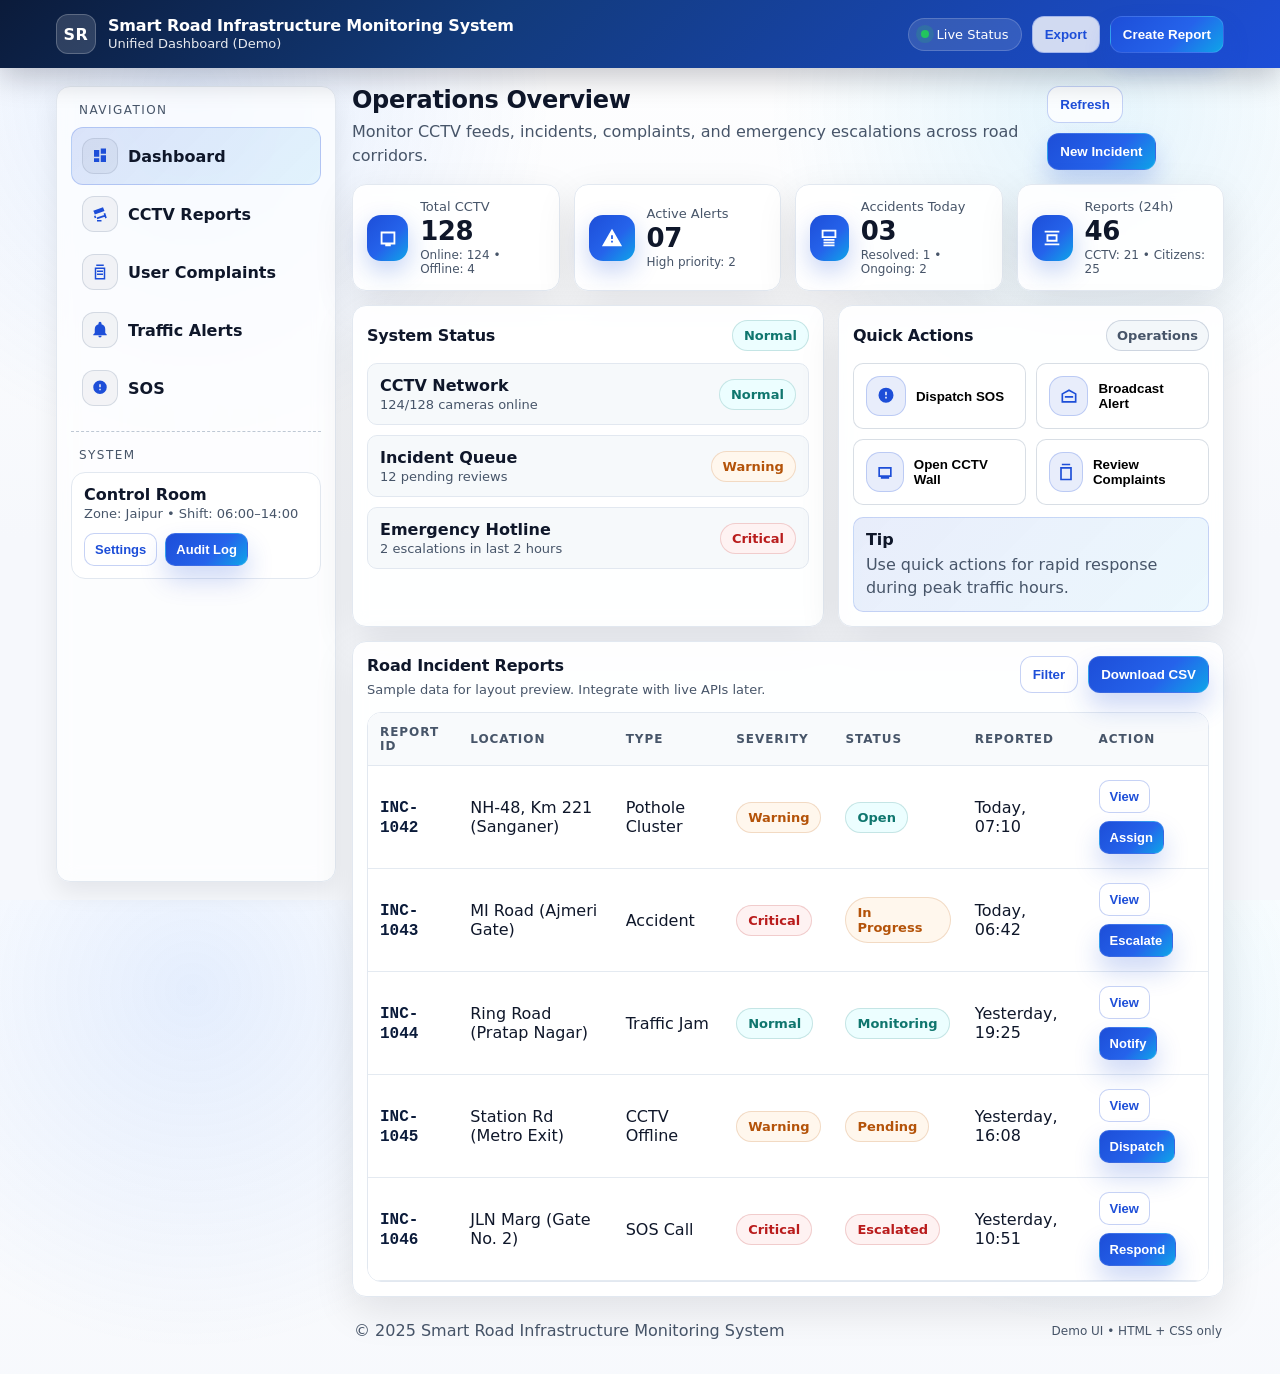
<file: frontend/index.html>
<!DOCTYPE html>
<html lang="en">
<head>
  <meta charset="UTF-8" />
  <meta name="viewport" content="width=device-width, initial-scale=1.0" />
  <title>Smart Road Infrastructure Monitoring System</title>
  <!--
    Dashboard UI
    - Pure HTML + CSS
    - Government-style theme (blue/white/gray)
  -->
  <link rel="stylesheet" href="/frontend/style.css?v=2" />
</head>
<body>
  <!--
    Mobile sidebar toggle (CSS-only)
    NOTE: The label in the navbar toggles this checkbox.
  -->
  <input class="nav-toggle" type="checkbox" id="nav-toggle" />

  <!-- Sticky Top Navbar -->
  <header class="topbar" role="banner">
    <div class="topbar__inner">
      <div class="topbar__left">
        <!-- Mobile menu button (no JS) -->
        <label class="icon-btn topbar__menu" for="nav-toggle" aria-label="Toggle navigation">
          <span class="sr-only">Toggle navigation</span>
          <svg viewBox="0 0 24 24" aria-hidden="true">
            <path d="M4 7h16M4 12h16M4 17h16" fill="none" stroke="currentColor" stroke-width="2" stroke-linecap="round" />
          </svg>
        </label>

        <div class="brand">
          <div class="brand__mark" aria-hidden="true">SR</div>
          <div class="brand__text">
            <div class="brand__title">Smart Road Infrastructure Monitoring System</div>
            <div class="brand__subtitle">Unified Dashboard (Demo)</div>
          </div>
        </div>
      </div>

      <div class="topbar__right">
        <div class="pill">
          <span class="pill__dot" aria-hidden="true"></span>
          <span class="pill__text">Live Status</span>
        </div>

        <button class="btn btn--outline" type="button">Export</button>
        <button class="btn btn--primary" type="button">Create Report</button>
      </div>
    </div>
  </header>

  <div class="layout">
    <!-- Sidebar -->
    <aside class="sidebar" role="navigation" aria-label="Primary">
      <div class="sidebar__section">
        <div class="sidebar__label">Navigation</div>

        <a class="nav-item is-active" href="#dashboard" aria-current="page">
          <span class="nav-item__icon" aria-hidden="true">
            <!-- Dashboard icon -->
            <svg viewBox="0 0 24 24"><path d="M4 13h7V4H4v9Zm9 7h7V11h-7v9ZM4 20h7v-5H4v5Zm9-18v7h7V2h-7Z" fill="currentColor" /></svg>
          </span>
          <span class="nav-item__text">Dashboard</span>
        </a>

        <a class="nav-item" href="#cctv">
          <span class="nav-item__icon" aria-hidden="true">
            <!-- CCTV icon -->
            <svg viewBox="0 0 24 24"><path d="M3 7.5 16 3l2 5-13 4.5-1-3Zm4.5 9.25 10-3.5.75 2.25-10 3.5-.75-2.25ZM19 10.5l2 6.5-2 1-2.25-6.75 2.25-.75ZM6 14l1 3-2 .75-1-3L6 14Zm2 6h6v2H8v-2Z" fill="currentColor"/></svg>
          </span>
          <span class="nav-item__text">CCTV Reports</span>
        </a>

        <a class="nav-item" href="#complaints">
          <span class="nav-item__icon" aria-hidden="true">
            <!-- Complaints icon -->
            <svg viewBox="0 0 24 24"><path d="M7 2h10v2H7V2Zm-2 4h14v16H5V6Zm2 2v12h10V8H7Zm1 2h8v2H8v-2Zm0 4h8v2H8v-2Z" fill="currentColor"/></svg>
          </span>
          <span class="nav-item__text">User Complaints</span>
        </a>

        <a class="nav-item" href="#alerts">
          <span class="nav-item__icon" aria-hidden="true">
            <!-- Alerts icon -->
            <svg viewBox="0 0 24 24"><path d="M12 22a2.2 2.2 0 0 0 2.2-2.2H9.8A2.2 2.2 0 0 0 12 22Zm7-6V11a7 7 0 0 0-5-6.7V3a2 2 0 0 0-4 0v1.3A7 7 0 0 0 5 11v5l-2 2v1h18v-1l-2-2Z" fill="currentColor"/></svg>
          </span>
          <span class="nav-item__text">Traffic Alerts</span>
        </a>

        <a class="nav-item" href="#sos">
          <span class="nav-item__icon" aria-hidden="true">
            <!-- SOS icon -->
            <svg viewBox="0 0 24 24"><path d="M12 2a9 9 0 1 0 9 9 9 9 0 0 0-9-9Zm1 13h-2v-2h2v2Zm0-4h-2V7h2v4Z" fill="currentColor"/></svg>
          </span>
          <span class="nav-item__text">SOS</span>
        </a>
      </div>

      <div class="sidebar__section">
        <div class="sidebar__label">System</div>
        <div class="mini-card">
          <div class="mini-card__title">Control Room</div>
          <div class="mini-card__meta">Zone: Jaipur • Shift: 06:00–14:00</div>
          <div class="mini-card__actions">
            <button class="btn btn--outline btn--sm" type="button">Settings</button>
            <button class="btn btn--primary btn--sm" type="button">Audit Log</button>
          </div>
        </div>
      </div>
    </aside>

    <!-- Page Content -->
    <main class="content" id="dashboard" role="main">
      <!-- Page header -->
      <section class="page-head">
        <div>
          <h1 class="page-title">Operations Overview</h1>
          <p class="page-subtitle">Monitor CCTV feeds, incidents, complaints, and emergency escalations across road corridors.</p>
        </div>

        <div class="page-actions">
          <button class="btn btn--outline" type="button">Refresh</button>
          <button class="btn btn--primary" type="button">New Incident</button>
        </div>
      </section>

      <!-- Statistic cards -->
      <section class="grid stats" aria-label="Key statistics">
        <article class="card stat-card">
          <div class="stat-card__icon" aria-hidden="true">
            <svg viewBox="0 0 24 24"><path d="M4 5h16v14H4V5Zm2 2v10h12V7H6Zm3 12h6v2H9v-2Z" fill="currentColor"/></svg>
          </div>
          <div class="stat-card__meta">
            <div class="stat-card__label">Total CCTV</div>
            <div class="stat-card__value">128</div>
            <div class="stat-card__hint">Online: 124 • Offline: 4</div>
          </div>
        </article>

        <article class="card stat-card">
          <div class="stat-card__icon" aria-hidden="true">
            <svg viewBox="0 0 24 24"><path d="M12 2 1 21h22L12 2Zm1 15h-2v-2h2v2Zm0-4h-2V9h2v4Z" fill="currentColor"/></svg>
          </div>
          <div class="stat-card__meta">
            <div class="stat-card__label">Active Alerts</div>
            <div class="stat-card__value">07</div>
            <div class="stat-card__hint">High priority: 2</div>
          </div>
        </article>

        <article class="card stat-card">
          <div class="stat-card__icon" aria-hidden="true">
            <svg viewBox="0 0 24 24"><path d="M6 19h12v2H6v-2Zm0-3h12v2H6v-2Zm0-3h12v2H6v-2ZM4 3h16v9H4V3Zm2 2v5h12V5H6Z" fill="currentColor"/></svg>
          </div>
          <div class="stat-card__meta">
            <div class="stat-card__label">Accidents Today</div>
            <div class="stat-card__value">03</div>
            <div class="stat-card__hint">Resolved: 1 • Ongoing: 2</div>
          </div>
        </article>

        <article class="card stat-card">
          <div class="stat-card__icon" aria-hidden="true">
            <svg viewBox="0 0 24 24"><path d="M4 4h16v2H4V4Zm0 14h16v2H4v-2ZM6 8h12v8H6V8Zm2 2v4h8v-4H8Z" fill="currentColor"/></svg>
          </div>
          <div class="stat-card__meta">
            <div class="stat-card__label">Reports (24h)</div>
            <div class="stat-card__value">46</div>
            <div class="stat-card__hint">CCTV: 21 • Citizens: 25</div>
          </div>
        </article>
      </section>

      <!-- Status summary + Quick actions -->
      <section class="grid two-col" aria-label="Status and quick actions">
        <article class="card">
          <div class="card__head">
            <h2 class="card__title">System Status</h2>
            <span class="badge badge--normal">Normal</span>
          </div>

          <div class="status-list">
            <div class="status-item">
              <div class="status-item__left">
                <div class="status-item__name">CCTV Network</div>
                <div class="status-item__meta">124/128 cameras online</div>
              </div>
              <span class="badge badge--normal">Normal</span>
            </div>

            <div class="status-item">
              <div class="status-item__left">
                <div class="status-item__name">Incident Queue</div>
                <div class="status-item__meta">12 pending reviews</div>
              </div>
              <span class="badge badge--warning">Warning</span>
            </div>

            <div class="status-item">
              <div class="status-item__left">
                <div class="status-item__name">Emergency Hotline</div>
                <div class="status-item__meta">2 escalations in last 2 hours</div>
              </div>
              <span class="badge badge--critical">Critical</span>
            </div>
          </div>
        </article>

        <article class="card">
          <div class="card__head">
            <h2 class="card__title">Quick Actions</h2>
            <span class="chip">Operations</span>
          </div>

          <div class="action-grid">
            <button class="action-tile" type="button">
              <span class="action-tile__icon" aria-hidden="true">
                <svg viewBox="0 0 24 24"><path d="M12 2a9 9 0 1 0 9 9 9 9 0 0 0-9-9Zm1 13h-2v-2h2v2Zm0-4h-2V7h2v4Z" fill="currentColor"/></svg>
              </span>
              <span class="action-tile__text">Dispatch SOS</span>
            </button>

            <button class="action-tile" type="button">
              <span class="action-tile__icon" aria-hidden="true">
                <svg viewBox="0 0 24 24"><path d="M12 4 3 9v11h18V9l-9-5Zm0 2.3L19 10v8H5v-8l7-3.7Zm-5 5.7h10v2H7v-2Z" fill="currentColor"/></svg>
              </span>
              <span class="action-tile__text">Broadcast Alert</span>
            </button>

            <button class="action-tile" type="button">
              <span class="action-tile__icon" aria-hidden="true">
                <svg viewBox="0 0 24 24"><path d="M4 6h16v12H4V6Zm2 2v8h12V8H6Zm1 10h10v2H7v-2Z" fill="currentColor"/></svg>
              </span>
              <span class="action-tile__text">Open CCTV Wall</span>
            </button>

            <button class="action-tile" type="button">
              <span class="action-tile__icon" aria-hidden="true">
                <svg viewBox="0 0 24 24"><path d="M7 2h10v2H7V2Zm-2 4h14v16H5V6Zm2 2v12h10V8H7Z" fill="currentColor"/></svg>
              </span>
              <span class="action-tile__text">Review Complaints</span>
            </button>
          </div>

          <div class="note">
            <div class="note__title">Tip</div>
            <div class="note__body">Use quick actions for rapid response during peak traffic hours.</div>
          </div>
        </article>
      </section>

      <!-- Road incident reports table -->
      <section class="card" aria-label="Road incident reports">
        <div class="card__head card__head--spaced">
          <div>
            <h2 class="card__title">Road Incident Reports</h2>
            <p class="card__subtitle">Sample data for layout preview. Integrate with live APIs later.</p>
          </div>
          <div class="table-actions">
            <button class="btn btn--outline" type="button">Filter</button>
            <button class="btn btn--primary" type="button">Download CSV</button>
          </div>
        </div>

        <div class="table-wrap" role="region" aria-label="Road incident reports table" tabindex="0">
          <table class="table">
            <thead>
              <tr>
                <th>Report ID</th>
                <th>Location</th>
                <th>Type</th>
                <th>Severity</th>
                <th>Status</th>
                <th>Reported</th>
                <th>Action</th>
              </tr>
            </thead>
            <tbody>
              <tr>
                <td><span class="mono">INC-1042</span></td>
                <td>NH-48, Km 221 (Sanganer)</td>
                <td>Pothole Cluster</td>
                <td><span class="badge badge--warning">Warning</span></td>
                <td><span class="badge badge--normal">Open</span></td>
                <td>Today, 07:10</td>
                <td>
                  <div class="btn-group">
                    <button class="btn btn--outline btn--sm" type="button">View</button>
                    <button class="btn btn--primary btn--sm" type="button">Assign</button>
                  </div>
                </td>
              </tr>
              <tr>
                <td><span class="mono">INC-1043</span></td>
                <td>MI Road (Ajmeri Gate)</td>
                <td>Accident</td>
                <td><span class="badge badge--critical">Critical</span></td>
                <td><span class="badge badge--warning">In Progress</span></td>
                <td>Today, 06:42</td>
                <td>
                  <div class="btn-group">
                    <button class="btn btn--outline btn--sm" type="button">View</button>
                    <button class="btn btn--primary btn--sm" type="button">Escalate</button>
                  </div>
                </td>
              </tr>
              <tr>
                <td><span class="mono">INC-1044</span></td>
                <td>Ring Road (Pratap Nagar)</td>
                <td>Traffic Jam</td>
                <td><span class="badge badge--normal">Normal</span></td>
                <td><span class="badge badge--normal">Monitoring</span></td>
                <td>Yesterday, 19:25</td>
                <td>
                  <div class="btn-group">
                    <button class="btn btn--outline btn--sm" type="button">View</button>
                    <button class="btn btn--primary btn--sm" type="button">Notify</button>
                  </div>
                </td>
              </tr>
              <tr>
                <td><span class="mono">INC-1045</span></td>
                <td>Station Rd (Metro Exit)</td>
                <td>CCTV Offline</td>
                <td><span class="badge badge--warning">Warning</span></td>
                <td><span class="badge badge--warning">Pending</span></td>
                <td>Yesterday, 16:08</td>
                <td>
                  <div class="btn-group">
                    <button class="btn btn--outline btn--sm" type="button">View</button>
                    <button class="btn btn--primary btn--sm" type="button">Dispatch</button>
                  </div>
                </td>
              </tr>
              <tr>
                <td><span class="mono">INC-1046</span></td>
                <td>JLN Marg (Gate No. 2)</td>
                <td>SOS Call</td>
                <td><span class="badge badge--critical">Critical</span></td>
                <td><span class="badge badge--critical">Escalated</span></td>
                <td>Yesterday, 10:51</td>
                <td>
                  <div class="btn-group">
                    <button class="btn btn--outline btn--sm" type="button">View</button>
                    <button class="btn btn--primary btn--sm" type="button">Respond</button>
                  </div>
                </td>
              </tr>
            </tbody>
          </table>
        </div>
      </section>

      <footer class="footer" role="contentinfo">
        <div class="footer__inner">
          <div>© 2025 Smart Road Infrastructure Monitoring System</div>
          <div class="footer__meta">Demo UI • HTML + CSS only</div>
        </div>
      </footer>
    </main>
  </div>
</body>
</html>
</file>
<file: frontend/style.css>
/*
  Smart Road Infrastructure Monitoring System
  Modern Government-Style Dashboard (Pure CSS)

  Requirements covered:
  - Blue / white / gray theme
  - Sticky top navbar
  - Sidebar with icons
  - Cards with shadows & rounded corners
  - Status badges (Normal / Warning / Critical)
  - Styled incident reports table
  - Buttons with hover effects
  - Responsive layout for mobile/tablet
  - CSS variables, Flexbox, Grid, transitions, subtle animations
*/

:root {
  /* Brand */
  --primary: #1d4ed8;      /* blue-700 */
  --primary-600: #2563eb;  /* blue-600 */
  --primary-500: #3b82f6;  /* blue-500 */
  --accent: #0ea5e9;       /* sky-500 */

  /* Neutrals */
  --bg: #f6f8fc;
  --surface: #ffffff;
  --surface-2: #f1f5f9;
  --text: #0f172a;
  --muted: #475569;
  --border: #e2e8f0;

  /* Status */
  --ok-bg: #ecfeff;
  --ok-fg: #0f766e;
  --warn-bg: #fff7ed;
  --warn-fg: #b45309;
  --crit-bg: #fef2f2;
  --crit-fg: #b91c1c;

  /* Sizing */
  --radius: 14px;
  --radius-sm: 10px;
  --shadow: 0 14px 40px rgba(2, 6, 23, 0.10);
  --shadow-sm: 0 10px 24px rgba(2, 6, 23, 0.08);

  /* Layout */
  --topbar-h: 68px;
  --sidebar-w: 280px;
  --container: 1200px;

  /* Motion */
  --ease: cubic-bezier(0.2, 0.8, 0.2, 1);
  --t-fast: 140ms var(--ease);
  --t-med: 220ms var(--ease);
}

* { box-sizing: border-box; }

html, body {
  height: 100%;
}

body {
  margin: 0;
  font-family: ui-sans-serif, system-ui, -apple-system, "Segoe UI", Roboto, Arial, "Noto Sans", "Liberation Sans", sans-serif;
  color: var(--text);
  background: radial-gradient(900px circle at 15% 10%, rgba(59, 130, 246, 0.13), transparent 40%),
              radial-gradient(800px circle at 85% 12%, rgba(14, 165, 233, 0.10), transparent 40%),
              linear-gradient(180deg, #ffffff 0%, var(--bg) 60%, var(--bg) 100%);
}

/* Accessibility helper */
.sr-only {
  position: absolute;
  width: 1px;
  height: 1px;
  padding: 0;
  margin: -1px;
  overflow: hidden;
  clip: rect(0, 0, 0, 0);
  white-space: nowrap;
  border: 0;
}

/* ------------------------------
   Topbar
-------------------------------- */

.topbar {
  position: sticky;
  top: 0;
  z-index: 20;
  height: var(--topbar-h);
  background: linear-gradient(135deg, #0b1b3a 0%, #123a7a 38%, #1d4ed8 100%);
  color: #fff;
  box-shadow: 0 10px 30px rgba(2, 6, 23, 0.22);
}

.topbar__inner {
  height: 100%;
  max-width: var(--container);
  margin: 0 auto;
  padding: 0 16px;
  display: flex;
  align-items: center;
  justify-content: space-between;
  gap: 12px;
}

.topbar__left {
  display: flex;
  align-items: center;
  gap: 12px;
  min-width: 240px;
}

.topbar__right {
  display: flex;
  align-items: center;
  gap: 10px;
  flex-wrap: wrap;
  justify-content: flex-end;
}

.brand {
  display: flex;
  align-items: center;
  gap: 12px;
}

.brand__mark {
  width: 40px;
  height: 40px;
  border-radius: 12px;
  background: rgba(255, 255, 255, 0.14);
  border: 1px solid rgba(255, 255, 255, 0.22);
  display: grid;
  place-items: center;
  font-weight: 800;
  letter-spacing: 0.5px;
}

.brand__title {
  font-weight: 800;
  font-size: 16px;
  letter-spacing: -0.2px;
  line-height: 1.1;
}

.brand__subtitle {
  opacity: 0.9;
  font-size: 13px;
  margin-top: 2px;
}

.pill {
  display: inline-flex;
  align-items: center;
  gap: 8px;
  padding: 8px 12px;
  border-radius: 999px;
  background: rgba(255, 255, 255, 0.12);
  border: 1px solid rgba(255, 255, 255, 0.18);
  font-size: 13px;
}

.pill__dot {
  width: 8px;
  height: 8px;
  border-radius: 999px;
  background: #22c55e;
  box-shadow: 0 0 0 5px rgba(34, 197, 94, 0.18);
  animation: pulse 1.8s var(--ease) infinite;
}

@keyframes pulse {
  0%, 100% { transform: scale(1); opacity: 1; }
  50% { transform: scale(1.15); opacity: 0.85; }
}

.icon-btn {
  width: 42px;
  height: 42px;
  border-radius: 12px;
  display: grid;
  place-items: center;
  cursor: pointer;
  user-select: none;
  border: 1px solid rgba(255, 255, 255, 0.18);
  background: rgba(255, 255, 255, 0.12);
  transition: transform var(--t-fast), background var(--t-fast), border-color var(--t-fast);
}

.icon-btn:hover {
  transform: translateY(-1px);
  background: rgba(255, 255, 255, 0.16);
  border-color: rgba(255, 255, 255, 0.25);
}

.icon-btn svg {
  width: 20px;
  height: 20px;
  color: #fff;
}

/* ------------------------------
   Layout
-------------------------------- */

.layout {
  max-width: var(--container);
  margin: 0 auto;
  padding: 18px 16px 24px;
  display: grid;
  grid-template-columns: var(--sidebar-w) 1fr;
  gap: 16px;
}

/* ------------------------------
   Sidebar
-------------------------------- */

.sidebar {
  background: rgba(255, 255, 255, 0.7);
  backdrop-filter: blur(10px);
  border: 1px solid var(--border);
  border-radius: var(--radius);
  box-shadow: var(--shadow-sm);
  padding: 14px;
  height: calc(100vh - var(--topbar-h) - 36px);
  position: sticky;
  top: calc(var(--topbar-h) + 18px);
  overflow: auto;
}

.sidebar__section + .sidebar__section {
  margin-top: 14px;
  padding-top: 14px;
  border-top: 1px dashed rgba(148, 163, 184, 0.6);
}

.sidebar__label {
  font-size: 12px;
  text-transform: uppercase;
  letter-spacing: 0.12em;
  color: var(--muted);
  margin: 2px 8px 10px;
}

.nav-item {
  display: flex;
  align-items: center;
  gap: 10px;
  padding: 10px 10px;
  border-radius: 12px;
  text-decoration: none;
  color: var(--text);
  border: 1px solid transparent;
  transition: background var(--t-fast), border-color var(--t-fast), transform var(--t-fast);
}

.nav-item:hover {
  background: rgba(37, 99, 235, 0.07);
  border-color: rgba(37, 99, 235, 0.16);
  transform: translateY(-1px);
}

.nav-item.is-active {
  background: linear-gradient(135deg, rgba(29, 78, 216, 0.14), rgba(14, 165, 233, 0.10));
  border-color: rgba(29, 78, 216, 0.22);
}

.nav-item__icon {
  width: 36px;
  height: 36px;
  border-radius: 12px;
  display: grid;
  place-items: center;
  background: rgba(15, 23, 42, 0.04);
  border: 1px solid rgba(148, 163, 184, 0.32);
  color: var(--primary);
}

.nav-item__icon svg {
  width: 18px;
  height: 18px;
}

.nav-item__text {
  font-weight: 650;
}

.mini-card {
  background: var(--surface);
  border: 1px solid var(--border);
  border-radius: 14px;
  padding: 12px;
}

.mini-card__title {
  font-weight: 800;
  margin-bottom: 2px;
}

.mini-card__meta {
  color: var(--muted);
  font-size: 13px;
}

.mini-card__actions {
  margin-top: 12px;
  display: flex;
  gap: 8px;
  flex-wrap: wrap;
}

/* ------------------------------
   Content
-------------------------------- */

.content {
  min-width: 0;
}

.page-head {
  display: flex;
  align-items: flex-start;
  justify-content: space-between;
  gap: 14px;
  margin-bottom: 14px;
}

.page-title {
  margin: 0;
  font-size: 24px;
  letter-spacing: -0.3px;
}

.page-subtitle {
  margin: 6px 0 0;
  color: var(--muted);
  line-height: 1.5;
}

.page-actions {
  display: flex;
  gap: 10px;
  flex-wrap: wrap;
}

.grid {
  display: grid;
  gap: 14px;
}

.stats {
  grid-template-columns: repeat(4, minmax(0, 1fr));
  margin-bottom: 14px;
}

.two-col {
  grid-template-columns: 1.1fr 0.9fr;
  margin-bottom: 14px;
}

/* ------------------------------
   Cards
-------------------------------- */

.card {
  background: rgba(255, 255, 255, 0.9);
  backdrop-filter: blur(8px);
  border: 1px solid var(--border);
  border-radius: var(--radius);
  box-shadow: var(--shadow);
  padding: 14px;
  animation: riseIn 520ms var(--ease) both;
}

@keyframes riseIn {
  from { opacity: 0; transform: translateY(8px); }
  to { opacity: 1; transform: translateY(0); }
}

.card__head {
  display: flex;
  align-items: center;
  gap: 10px;
  justify-content: space-between;
  margin-bottom: 12px;
}

.card__head--spaced {
  align-items: flex-start;
}

.card__title {
  margin: 0;
  font-size: 16px;
  letter-spacing: -0.2px;
}

.card__subtitle {
  margin: 6px 0 0;
  color: var(--muted);
  font-size: 13px;
  line-height: 1.45;
}

/* Stat card */
.stat-card {
  display: flex;
  gap: 12px;
  align-items: center;
}

.stat-card__icon {
  width: 46px;
  height: 46px;
  border-radius: 14px;
  display: grid;
  place-items: center;
  color: #fff;
  background: linear-gradient(135deg, var(--primary) 0%, var(--primary-600) 55%, var(--accent) 100%);
  box-shadow: 0 10px 24px rgba(29, 78, 216, 0.25);
}

.stat-card__icon svg {
  width: 22px;
  height: 22px;
}

.stat-card__label {
  color: var(--muted);
  font-size: 13px;
}

.stat-card__value {
  font-size: 26px;
  font-weight: 850;
  letter-spacing: -0.4px;
  margin-top: 2px;
}

.stat-card__hint {
  color: var(--muted);
  font-size: 12px;
  margin-top: 2px;
}

/* ------------------------------
   Buttons
-------------------------------- */

.btn {
  border: 1px solid transparent;
  border-radius: 12px;
  padding: 10px 12px;
  font-weight: 750;
  cursor: pointer;
  transition: transform var(--t-fast), box-shadow var(--t-fast), background var(--t-fast), border-color var(--t-fast), color var(--t-fast);
  box-shadow: none;
  background: var(--surface);
  color: var(--text);
}

.btn:hover {
  transform: translateY(-1px);
}

.btn:active {
  transform: translateY(0);
}

.btn--primary {
  background: linear-gradient(135deg, var(--primary) 0%, var(--primary-600) 60%, var(--accent) 100%);
  color: #fff;
  border-color: rgba(255, 255, 255, 0.12);
  box-shadow: 0 14px 26px rgba(29, 78, 216, 0.22);
}

.btn--primary:hover {
  box-shadow: 0 18px 32px rgba(29, 78, 216, 0.28);
  filter: brightness(1.02);
}

.btn--outline {
  background: rgba(255, 255, 255, 0.8);
  color: var(--primary);
  border-color: rgba(29, 78, 216, 0.25);
}

.btn--outline:hover {
  background: rgba(37, 99, 235, 0.07);
  border-color: rgba(29, 78, 216, 0.35);
}

.btn--sm {
  padding: 8px 10px;
  border-radius: 10px;
  font-size: 13px;
}

.btn-group {
  display: flex;
  gap: 8px;
  flex-wrap: wrap;
}

/* ------------------------------
   Badges / Chips
-------------------------------- */

.badge {
  display: inline-flex;
  align-items: center;
  justify-content: center;
  padding: 7px 11px;
  border-radius: 999px;
  font-size: 13px;
  font-weight: 800;
  border: 1px solid transparent;
}

.badge--normal {
  background: var(--ok-bg);
  color: var(--ok-fg);
  border-color: rgba(15, 118, 110, 0.18);
}

.badge--warning {
  background: var(--warn-bg);
  color: var(--warn-fg);
  border-color: rgba(180, 83, 9, 0.18);
}

.badge--critical {
  background: var(--crit-bg);
  color: var(--crit-fg);
  border-color: rgba(185, 28, 28, 0.18);
}

.chip {
  display: inline-flex;
  align-items: center;
  gap: 8px;
  padding: 7px 10px;
  border-radius: 999px;
  border: 1px solid rgba(148, 163, 184, 0.40);
  background: rgba(241, 245, 249, 0.8);
  color: var(--muted);
  font-weight: 750;
  font-size: 13px;
}

/* ------------------------------
   Status list
-------------------------------- */

.status-list {
  display: grid;
  gap: 10px;
}

.status-item {
  display: flex;
  align-items: center;
  justify-content: space-between;
  gap: 12px;
  padding: 12px;
  border-radius: var(--radius-sm);
  border: 1px solid var(--border);
  background: rgba(241, 245, 249, 0.6);
}

.status-item__name {
  font-weight: 850;
}

.status-item__meta {
  font-size: 13px;
  color: var(--muted);
  margin-top: 2px;
}

/* ------------------------------
   Quick actions tiles
-------------------------------- */

.action-grid {
  display: grid;
  grid-template-columns: repeat(2, minmax(0, 1fr));
  gap: 10px;
}

.action-tile {
  text-align: left;
  display: flex;
  align-items: center;
  gap: 10px;
  padding: 12px;
  border-radius: var(--radius-sm);
  border: 1px solid rgba(148, 163, 184, 0.36);
  background: rgba(255, 255, 255, 0.85);
  cursor: pointer;
  transition: transform var(--t-fast), border-color var(--t-fast), box-shadow var(--t-fast);
}

.action-tile:hover {
  transform: translateY(-1px);
  border-color: rgba(29, 78, 216, 0.30);
  box-shadow: 0 14px 28px rgba(2, 6, 23, 0.10);
}

.action-tile__icon {
  width: 40px;
  height: 40px;
  border-radius: 14px;
  display: grid;
  place-items: center;
  background: rgba(29, 78, 216, 0.10);
  border: 1px solid rgba(29, 78, 216, 0.22);
  color: var(--primary);
}

.action-tile__icon svg {
  width: 20px;
  height: 20px;
}

.action-tile__text {
  font-weight: 850;
}

.note {
  margin-top: 12px;
  border-radius: var(--radius-sm);
  padding: 12px;
  background: linear-gradient(135deg, rgba(29, 78, 216, 0.10), rgba(14, 165, 233, 0.08));
  border: 1px solid rgba(29, 78, 216, 0.18);
}

.note__title {
  font-weight: 900;
}

.note__body {
  margin-top: 4px;
  color: var(--muted);
  line-height: 1.45;
}

/* ------------------------------
   Table
-------------------------------- */

.table-actions {
  display: flex;
  gap: 10px;
  flex-wrap: wrap;
  justify-content: flex-end;
}

.table-wrap {
  overflow: auto;
  border-radius: var(--radius);
  border: 1px solid var(--border);
}

.table {
  width: 100%;
  border-collapse: collapse;
  min-width: 820px;
  background: #fff;
}

.table thead th {
  text-align: left;
  font-size: 12px;
  letter-spacing: 0.08em;
  text-transform: uppercase;
  color: var(--muted);
  background: #f8fafc;
  border-bottom: 1px solid var(--border);
  padding: 12px 12px;
}

.table tbody td {
  padding: 14px 12px;
  border-bottom: 1px solid rgba(226, 232, 240, 0.9);
  vertical-align: middle;
}

.table tbody tr:hover {
  background: rgba(37, 99, 235, 0.04);
}

.mono {
  font-family: ui-monospace, SFMono-Regular, Menlo, Monaco, Consolas, "Liberation Mono", "Courier New", monospace;
  font-weight: 800;
  color: #0b1b3a;
}

/* ------------------------------
   Footer
-------------------------------- */

.footer {
  margin-top: 14px;
  color: var(--muted);
}

.footer__inner {
  display: flex;
  align-items: center;
  justify-content: space-between;
  gap: 10px;
  padding: 10px 2px;
  flex-wrap: wrap;
}

.footer__meta {
  font-size: 12px;
}

/* ------------------------------
   Mobile / Tablet Responsive
-------------------------------- */

.nav-toggle {
  position: absolute;
  left: -9999px;
}

/* Hide menu button on desktop */
.topbar__menu {
  display: none;
}

@media (max-width: 1100px) {
  :root { --sidebar-w: 260px; }
  .stats { grid-template-columns: repeat(2, minmax(0, 1fr)); }
  .two-col { grid-template-columns: 1fr; }
}

@media (max-width: 860px) {
  .topbar__menu { display: grid; }

  .layout {
    grid-template-columns: 1fr;
  }

  /* Sidebar becomes an off-canvas panel */
  .sidebar {
    position: fixed;
    top: var(--topbar-h);
    left: 0;
    right: 0;
    height: calc(100vh - var(--topbar-h));
    border-radius: 0;
    transform: translateX(-102%);
    transition: transform var(--t-med);
    z-index: 30;
    max-width: 360px;
    margin: 0;
  }

  /* Show sidebar when checkbox checked */
  .nav-toggle:checked ~ .layout .sidebar {
    transform: translateX(0);
  }

  .content {
    padding-top: 2px;
  }

  .page-head {
    flex-direction: column;
    align-items: flex-start;
  }

  .table {
    min-width: 720px;
  }
}

@media (max-width: 520px) {
  .stats { grid-template-columns: 1fr; }
  .brand__title { font-size: 14px; }
  .brand__subtitle { display: none; }
  .pill { display: none; }
  .table { min-width: 680px; }
}
</file>
